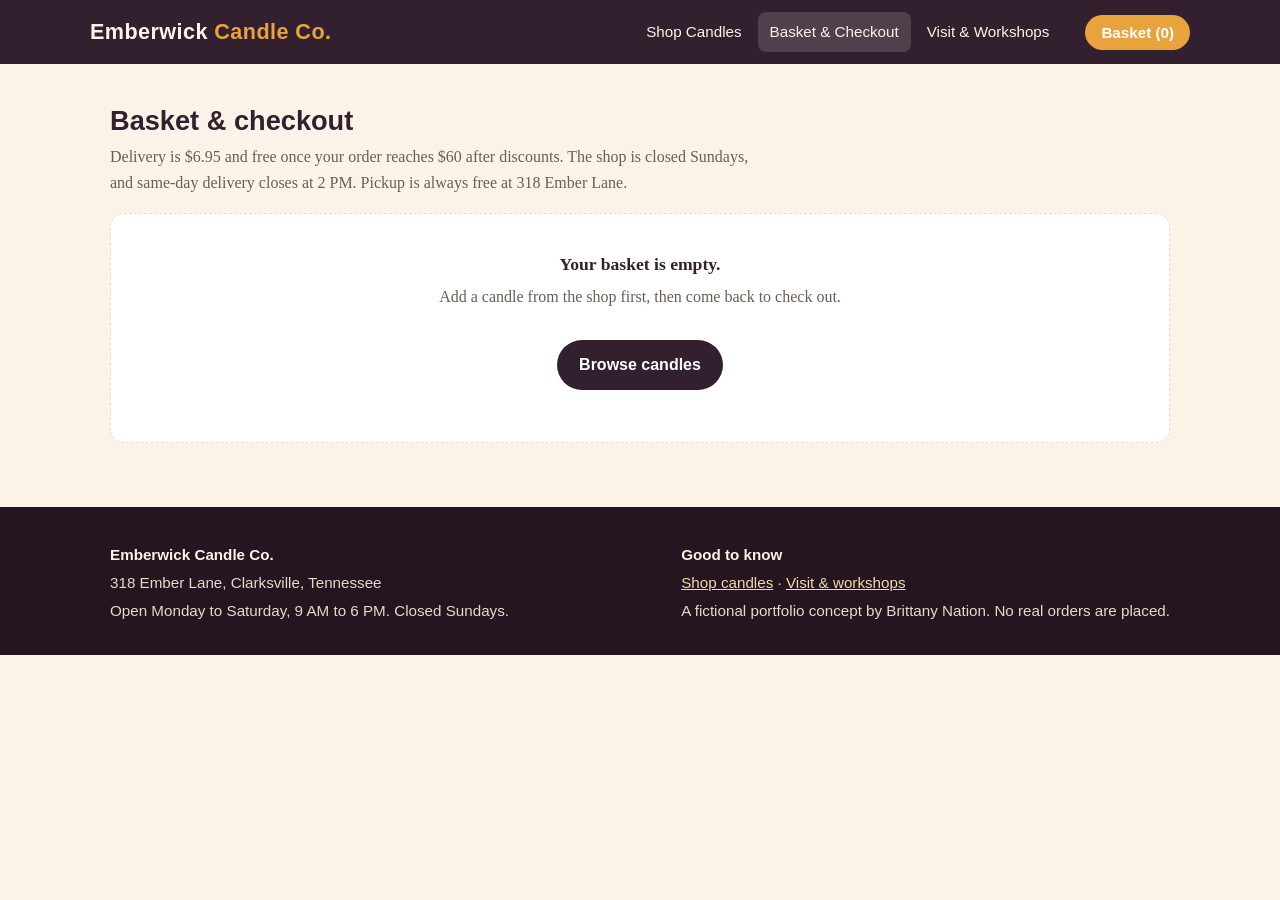
<file: cart.html>
<!DOCTYPE html>
<html lang="en">
<head>
  <meta charset="UTF-8">
  <meta name="viewport" content="width=device-width, initial-scale=1.0">
  <title>Basket &amp; Checkout — Emberwick Candle Co.</title>
  <meta name="description" content="Review your basket, choose delivery or pickup, and check out with a real confirmation from Emberwick Candle Co..">
  <meta property="og:type" content="website">
  <meta property="og:title" content="Basket &amp; Checkout — Emberwick Candle Co.">
  <meta property="og:description" content="Delivery or pickup, a gift message, promo code EMBER10, and a real confirmation for every order.">
  <meta property="og:image" content="https://brittanynation.github.io/emberwick-candle-co/og-image.png">
  <meta property="og:url" content="https://brittanynation.github.io/emberwick-candle-co/cart.html">
  <meta name="twitter:card" content="summary_large_image">
  <link rel="stylesheet" href="styles.css">
</head>
<body>
  <header class="site-header">
    <div class="header-inner">
      <a class="brand" href="index.html">Emberwick <span>Candle Co.</span></a>
      <nav class="main-nav" aria-label="Main navigation">
        <a href="index.html">Shop Candles</a>
        <a href="cart.html" aria-current="page">Basket &amp; Checkout</a>
        <a href="visit.html">Visit &amp; Workshops</a>
      </nav>
      <button class="basket-btn" id="basketBtn" type="button" aria-label="Your basket count">Basket (0)</button>
    </div>
  </header>

  <main class="wrap">
    <section>
      <div class="section-head">
        <h2>Basket &amp; checkout</h2>
        <p>Delivery is $6.95 and free once your order reaches $60 after discounts. The shop is closed Sundays, and same-day delivery closes at 2 PM. Pickup is always free at 318 Ember Lane.</p>
      </div>

      <div id="checkoutView">
        <div class="checkout-layout">
          <div>
            <div class="panel">
              <h2>1 · How should it arrive?</h2>
              <p class="sub">Delivery to a Clarksville address, or pick it up at the shop.</p>
              <div class="radio-row" role="radiogroup" aria-label="Delivery or pickup">
                <label class="radio-card">
                  <input type="radio" name="fulfilment" value="delivery" checked>
                  <strong>Delivery — $6.95</strong>
                  <span>Free over $60 after discounts. Same-day by 2 PM, Mon–Sat.</span>
                </label>
                <label class="radio-card">
                  <input type="radio" name="fulfilment" value="pickup">
                  <strong>Pickup — free</strong>
                  <span>318 Ember Lane. Ready in one hour, Mon–Sat 9 AM–6 PM.</span>
                </label>
              </div>
            </div>

            <div class="panel">
              <h2>2 · When &amp; where</h2>
              <p class="sub">Choose a date and, for delivery, the address it is going to.</p>
              <div class="form-grid">
                <div class="field">
                  <label for="orderDate">Delivery / pickup date</label>
                  <input type="date" id="orderDate">
                  <span class="error" id="orderDateError">Pick a date from today onward — and not a Sunday, when the shop is closed.</span>
                  <span class="hint">Sundays are closed. Same-day delivery closes at 2 PM.</span>
                </div>
                <div class="field">
                  <label for="recipientName">Recipient name</label>
                  <input type="text" id="recipientName" autocomplete="off" placeholder="Who is it for?">
                  <span class="error">Please enter the recipient's name.</span>
                </div>
                <div class="field full" id="addressField">
                  <label for="deliveryAddress">Delivery address</label>
                  <input type="text" id="deliveryAddress" autocomplete="off" placeholder="Street address, Clarksville, TN">
                  <span class="error">Please enter a delivery address.</span>
                </div>
                <div class="field full">
                  <label for="giftMessage">Gift message <span class="hint">(optional, up to 200 characters)</span></label>
                  <textarea id="giftMessage" rows="2" maxlength="200" placeholder="Write what the card should say…"></textarea>
                  <span class="hint" id="giftCount">0 / 200 characters</span>
                </div>
              </div>
            </div>

            <div class="panel">
              <h2>3 · Your details &amp; payment</h2>
              <p class="sub">This is a portfolio demo — no real payment is taken and no card is charged.</p>
              <div class="form-grid">
                <div class="field">
                  <label for="buyerName">Your name</label>
                  <input type="text" id="buyerName" autocomplete="off" placeholder="Your full name">
                  <span class="error">Please enter your name.</span>
                </div>
                <div class="field">
                  <label for="buyerEmail">Your email</label>
                  <input type="email" id="buyerEmail" autocomplete="off" placeholder="you@example.com">
                  <span class="error">Please enter a valid email address.</span>
                </div>
                <div class="field">
                  <label for="cardNumber">Card number</label>
                  <input type="text" id="cardNumber" inputmode="numeric" autocomplete="off" placeholder="4242 4242 4242 4242" maxlength="19">
                  <span class="error">Please enter a 16-digit card number.</span>
                </div>
                <div class="field">
                  <label for="cardExpiry">Expiry (MM/YY)</label>
                  <input type="text" id="cardExpiry" inputmode="numeric" autocomplete="off" placeholder="MM/YY" maxlength="5">
                  <span class="error">Please enter a future expiry date as MM/YY.</span>
                </div>
                <div class="field">
                  <label for="cardCvc">CVC</label>
                  <input type="text" id="cardCvc" inputmode="numeric" autocomplete="off" placeholder="123" maxlength="4">
                  <span class="error">Please enter the 3- or 4-digit CVC.</span>
                </div>
                <div class="field">
                  <label for="cardZip">Billing ZIP</label>
                  <input type="text" id="cardZip" inputmode="numeric" autocomplete="off" placeholder="37043" maxlength="5">
                  <span class="error">Please enter a 5-digit ZIP code.</span>
                </div>
              </div>
              <p class="form-msg bad" id="formError" role="alert"></p>
              <button class="btn btn-rose" id="placeOrderBtn" type="button">Place order</button>
            </div>
          </div>

          <div>
            <div class="panel" aria-label="Order summary">
              <h2>Your order</h2>
              <p class="sub">Quantities update here as you change them in the basket.</p>
              <div class="summary-lines" id="summaryLines"></div>
              <div class="promo-row">
                <input type="text" id="promoInput" placeholder="Promo code" aria-label="Promo code" maxlength="20">
                <button class="btn btn-ghost" id="promoBtn" type="button">Apply</button>
              </div>
              <p class="promo-msg" id="promoMsg"></p>
              <div class="totals" id="totalsBox"></div>
              <p class="hint">Try code <strong>EMBER10</strong> for 10% off your order.</p>
            </div>
            <div class="panel">
              <h2>Need to change something?</h2>
              <p class="sub">Head back to the shop to add more candles, or change a quantity right here.</p>
              <a class="btn btn-ghost" href="index.html">Back to the shop</a>
            </div>
          </div>
        </div>
      </div>

      <div id="confirmationView" hidden>
        <div class="confirmation">
          <h2>Thank you — your order is in!</h2>
          <p class="ref" id="orderRef"></p>
          <p id="confirmText"></p>
          <p id="confirmGift"></p>
          <a class="btn" href="index.html">Shop more candles</a>
        </div>
      </div>

      <div id="emptyView" hidden>
        <div class="empty-state">
          <strong>Your basket is empty.</strong>
          Add a candle from the shop first, then come back to check out.
          <p><a class="btn" href="index.html" style="margin-top:14px">Browse candles</a></p>
        </div>
      </div>
    </section>
  </main>

  <footer class="site-footer">
    <div class="wrap">
      <div>
        <strong>Emberwick Candle Co.</strong>
        <p>318 Ember Lane, Clarksville, Tennessee</p>
        <p>Open Monday to Saturday, 9 AM to 6 PM. Closed Sundays.</p>
      </div>
      <div>
        <strong>Good to know</strong>
        <p><a href="index.html">Shop candles</a> &middot; <a href="visit.html">Visit &amp; workshops</a></p>
        <p>A fictional portfolio concept by Brittany Nation. No real orders are placed.</p>
      </div>
    </div>
  </footer>

  <script src="cart.js"></script>
</body>
</html>
</file>
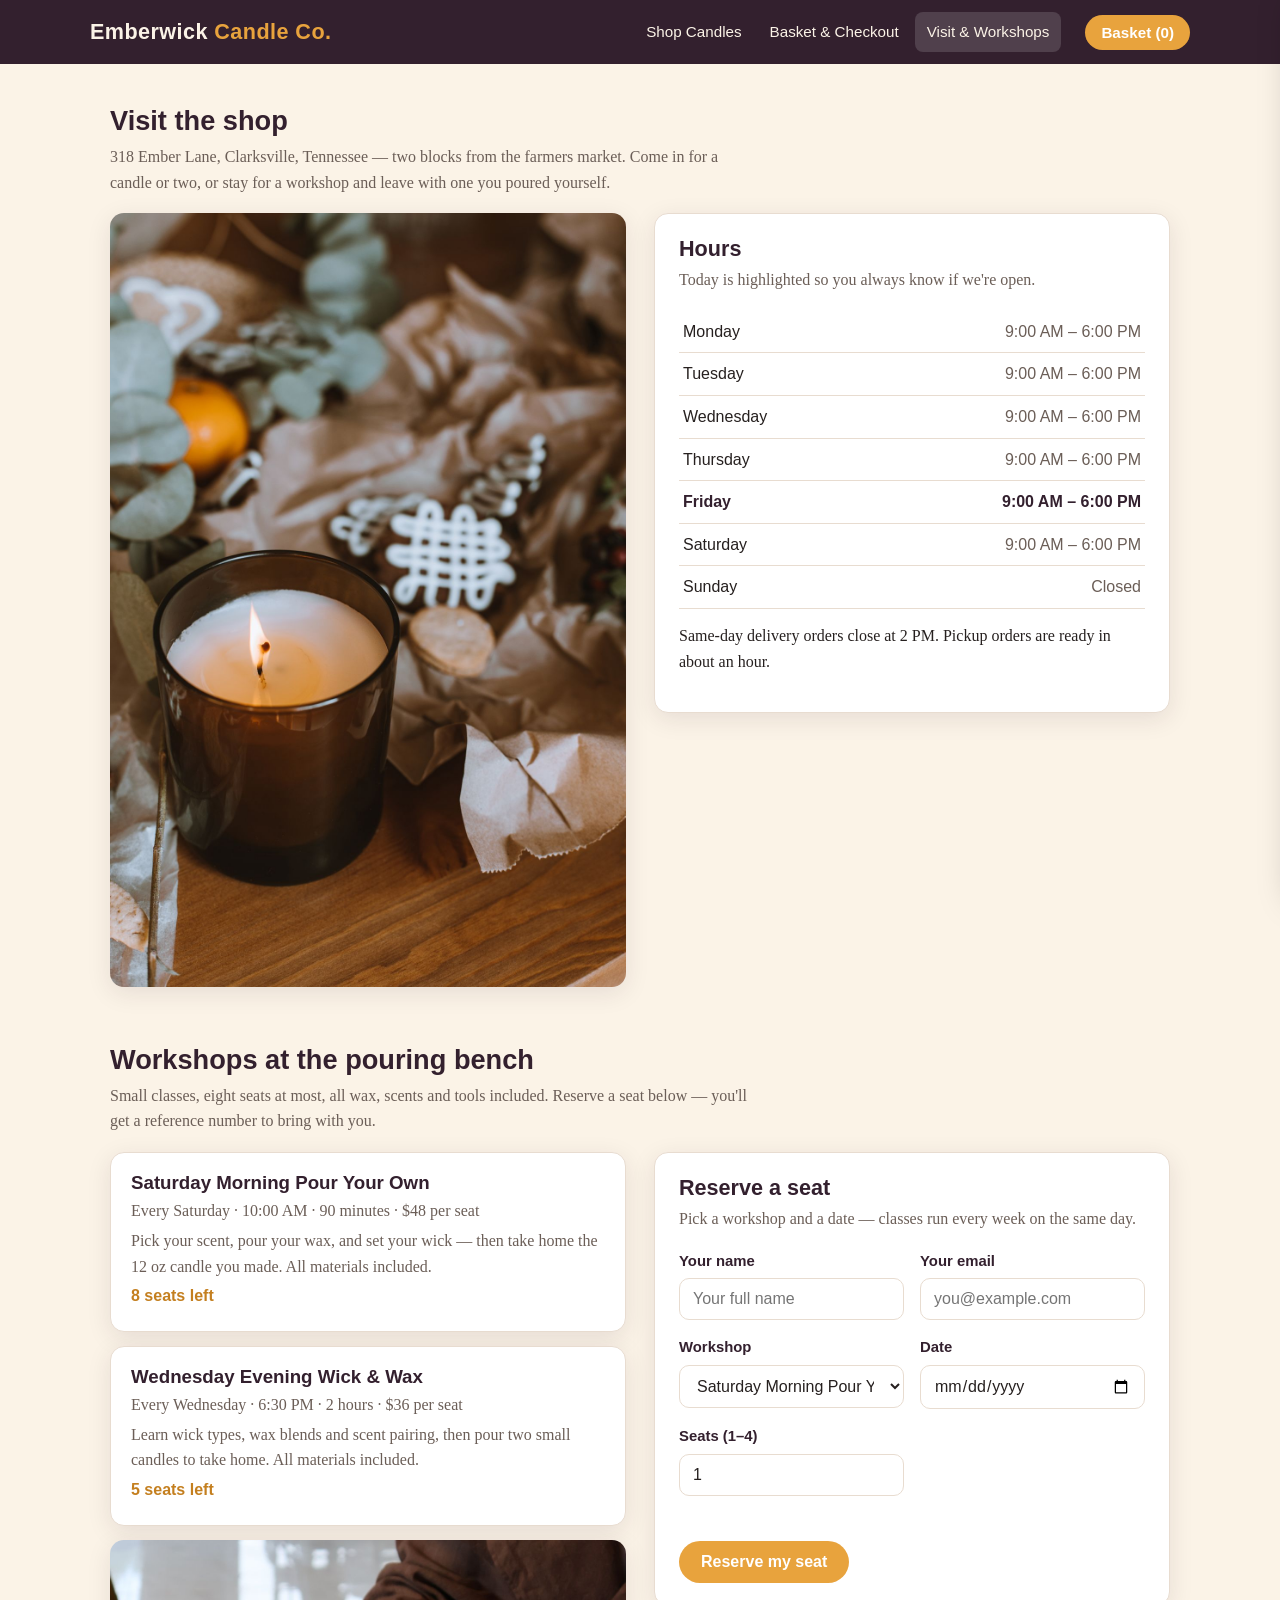
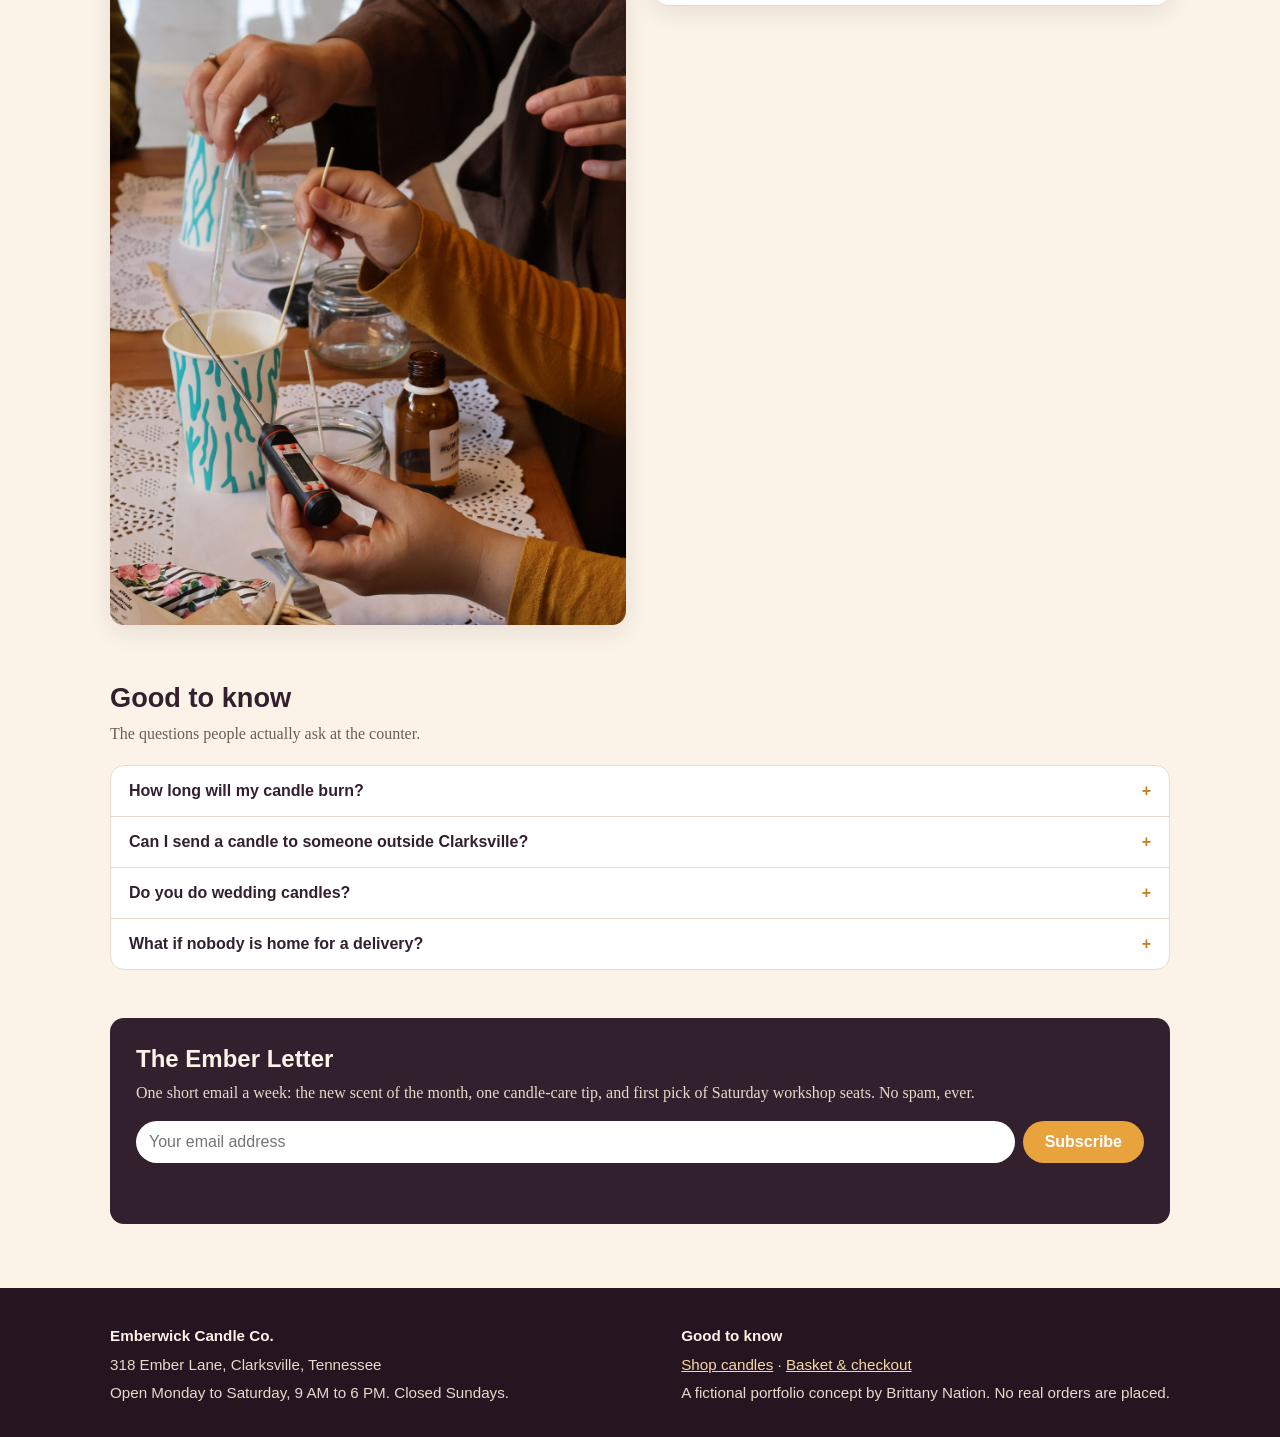
<file: visit.html>
<!DOCTYPE html>
<html lang="en">
<head>
  <meta charset="UTF-8">
  <meta name="viewport" content="width=device-width, initial-scale=1.0">
  <title>Visit &amp; Workshops — Emberwick Candle Co.</title>
  <meta name="description" content="Visit Emberwick Candle Co. in Clarksville, Tennessee — hours, candle-pouring workshops with RSVP, FAQs, and The Ember Letter newsletter.">
  <meta property="og:type" content="website">
  <meta property="og:title" content="Visit &amp; Workshops — Emberwick Candle Co.">
  <meta property="og:description" content="Shop hours, hands-on pouring workshops, FAQs, and The Ember Letter newsletter.">
  <meta property="og:image" content="https://brittanynation.github.io/emberwick-candle-co/og-image.png">
  <meta property="og:url" content="https://brittanynation.github.io/emberwick-candle-co/visit.html">
  <meta name="twitter:card" content="summary_large_image">
  <link rel="stylesheet" href="styles.css">
</head>
<body>
  <header class="site-header">
    <div class="header-inner">
      <a class="brand" href="index.html">Emberwick <span>Candle Co.</span></a>
      <nav class="main-nav" aria-label="Main navigation">
        <a href="index.html">Shop Candles</a>
        <a href="cart.html">Basket &amp; Checkout</a>
        <a href="visit.html" aria-current="page">Visit &amp; Workshops</a>
      </nav>
      <button class="basket-btn" id="basketBtn" type="button" aria-label="Open your basket">Basket (0)</button>
    </div>
  </header>

  <main class="wrap">
    <section>
      <div class="section-head">
        <h2>Visit the shop</h2>
        <p>318 Ember Lane, Clarksville, Tennessee — two blocks from the farmers market. Come in for a candle or two, or stay for a workshop and leave with one you poured yourself.</p>
      </div>

      <div class="two-col">
        <div class="photo-frame">
          <img src="images/shop.jpg" alt="A lit candle glowing on a wooden table inside the Emberwick shop">
        </div>
        <div class="panel">
          <h2>Hours</h2>
          <p class="sub">Today is highlighted so you always know if we're open.</p>
          <table class="hours-table" id="hoursTable">
            <tbody>
              <tr data-day="1"><td>Monday</td><td>9:00 AM – 6:00 PM</td></tr>
              <tr data-day="2"><td>Tuesday</td><td>9:00 AM – 6:00 PM</td></tr>
              <tr data-day="3"><td>Wednesday</td><td>9:00 AM – 6:00 PM</td></tr>
              <tr data-day="4"><td>Thursday</td><td>9:00 AM – 6:00 PM</td></tr>
              <tr data-day="5"><td>Friday</td><td>9:00 AM – 6:00 PM</td></tr>
              <tr data-day="6"><td>Saturday</td><td>9:00 AM – 6:00 PM</td></tr>
              <tr data-day="0"><td>Sunday</td><td>Closed</td></tr>
            </tbody>
          </table>
          <p class="hint" style="margin-top:14px">Same-day delivery orders close at 2 PM. Pickup orders are ready in about an hour.</p>
        </div>
      </div>
    </section>

    <section>
      <div class="section-head">
        <h2>Workshops at the pouring bench</h2>
        <p>Small classes, eight seats at most, all wax, scents and tools included. Reserve a seat below — you'll get a reference number to bring with you.</p>
      </div>

      <div class="two-col">
        <div>
          <div class="workshop-card">
            <h3>Saturday Morning Pour Your Own</h3>
            <p>Every Saturday · 10:00 AM · 90 minutes · $48 per seat</p>
            <p>Pick your scent, pour your wax, and set your wick — then take home the 12 oz candle you made. All materials included.</p>
            <p class="seats" id="seats-w1">8 seats left</p>
          </div>
          <div class="workshop-card">
            <h3>Wednesday Evening Wick &amp; Wax</h3>
            <p>Every Wednesday · 6:30 PM · 2 hours · $36 per seat</p>
            <p>Learn wick types, wax blends and scent pairing, then pour two small candles to take home. All materials included.</p>
            <p class="seats" id="seats-w2">5 seats left</p>
          </div>
          <div class="photo-frame">
            <img src="images/workshop.jpg" alt="Hands pouring melted wax into glass jars at a candle-making workshop" style="min-height:200px">
          </div>
        </div>

        <div class="panel">
          <h2>Reserve a seat</h2>
          <p class="sub">Pick a workshop and a date — classes run every week on the same day.</p>
          <div class="form-grid">
            <div class="field">
              <label for="rsvpName">Your name</label>
              <input type="text" id="rsvpName" autocomplete="off" placeholder="Your full name">
              <span class="error">Please enter your name.</span>
            </div>
            <div class="field">
              <label for="rsvpEmail">Your email</label>
              <input type="email" id="rsvpEmail" autocomplete="off" placeholder="you@example.com">
              <span class="error">Please enter a valid email address.</span>
            </div>
            <div class="field">
              <label for="rsvpWorkshop">Workshop</label>
              <select id="rsvpWorkshop">
                <option value="w1">Saturday Morning Pour Your Own — $48</option>
                <option value="w2">Wednesday Evening Wick &amp; Wax — $36</option>
              </select>
            </div>
            <div class="field">
              <label for="rsvpDate">Date</label>
              <input type="date" id="rsvpDate">
              <span class="error" id="rsvpDateError">Pick a future date on the right weekday for that workshop.</span>
            </div>
            <div class="field">
              <label for="rsvpSeats">Seats (1–4)</label>
              <input type="number" id="rsvpSeats" min="1" max="4" value="1">
              <span class="error">Please reserve between 1 and 4 seats.</span>
            </div>
          </div>
          <p class="form-msg bad" id="rsvpError" role="alert"></p>
          <button class="btn btn-rose" id="rsvpBtn" type="button">Reserve my seat</button>
          <div id="rsvpSuccess" hidden>
            <p class="form-msg ok" id="rsvpMsg" style="margin-top:14px"></p>
          </div>
        </div>
      </div>
    </section>

    <section>
      <div class="section-head">
        <h2>Good to know</h2>
        <p>The questions people actually ask at the counter.</p>
      </div>
      <div class="accordion" id="faqAccordion">
        <div class="acc-item">
          <button class="acc-btn" type="button" aria-expanded="false">How long will my candle burn? <span class="acc-icon">+</span></button>
          <div class="acc-panel"><p>Each candle lists its burn time on the shelf — most run 40 to 55 hours. Burn for 2 to 3 hours at a time so the wax melts evenly, and trim the wick to a quarter inch before each lighting. Every batch is burn-tested, and any candle that tunnels or smokes gets replaced — just tell us.</p></div>
        </div>
        <div class="acc-item">
          <button class="acc-btn" type="button" aria-expanded="false">Can I send a candle to someone outside Clarksville? <span class="acc-icon">+</span></button>
          <div class="acc-panel"><p>Our own delivery covers Clarksville and the surrounding area. For anywhere else in the country, we ship by mail — candles travel well in our padded boxes, and shipping is free over $60 just like delivery.</p></div>
        </div>
        <div class="acc-item">
          <button class="acc-btn" type="button" aria-expanded="false">Do you do wedding candles? <span class="acc-icon">+</span></button>
          <div class="acc-panel"><p>Yes — the Peony Blush and Black Rose candles are the starting point most couples choose for table favors and gifts. For full wedding orders, book a free consultation at the shop at least six weeks ahead.</p></div>
        </div>
        <div class="acc-item">
          <button class="acc-btn" type="button" aria-expanded="false">What if nobody is home for a delivery? <span class="acc-icon">+</span></button>
          <div class="acc-panel"><p>We leave the candle in a shaded spot by the door with a note, and text you a photo of where it is. If the weather is harsh, we bring it back to the shop and reschedule for free.</p></div>
        </div>
      </div>
    </section>

    <section>
      <div class="newsletter-box">
        <h2>The Ember Letter</h2>
        <p>One short email a week: the new scent of the month, one candle-care tip, and first pick of Saturday workshop seats. No spam, ever.</p>
        <form id="newsletterForm" novalidate>
          <input type="email" id="newsletterEmail" placeholder="Your email address" aria-label="Email address for the newsletter">
          <button class="btn btn-rose" type="submit">Subscribe</button>
        </form>
        <p class="form-msg" id="newsletterMsg"></p>
      </div>
    </section>
  </main>

  <!-- Basket drawer (shared with the shop page) -->
  <div class="drawer-backdrop" id="drawerBackdrop"></div>
  <aside class="drawer" id="basketDrawer" aria-label="Your basket">
    <div class="drawer-head">
      <h2>Your basket</h2>
      <button class="modal-close" id="drawerClose" type="button" aria-label="Close basket">&times;</button>
    </div>
    <div class="drawer-body" id="drawerBody"></div>
    <div class="drawer-foot" id="drawerFoot"></div>
  </aside>

  <footer class="site-footer">
    <div class="wrap">
      <div>
        <strong>Emberwick Candle Co.</strong>
        <p>318 Ember Lane, Clarksville, Tennessee</p>
        <p>Open Monday to Saturday, 9 AM to 6 PM. Closed Sundays.</p>
      </div>
      <div>
        <strong>Good to know</strong>
        <p><a href="index.html">Shop candles</a> &middot; <a href="cart.html">Basket &amp; checkout</a></p>
        <p>A fictional portfolio concept by Brittany Nation. No real orders are placed.</p>
      </div>
    </div>
  </footer>

  <script src="visit.js"></script>
</body>
</html>
</file>
<file: styles.css>
/* Emberwick Candle Co. — design system.
   Palette: deep plum #33202E, amber #E8A33D, warm sand #F3E6D8,
   cream #FBF3E7, terracotta #C96F4A, ink #26201F, mauve #B08D9A. */

:root {
  --green: #33202e;
  --green-deep: #241521;
  --rose: #e8a33d;
  --rose-deep: #c47f1f;
  --blush: #f3e6d8;
  --cream: #fbf3e7;
  --gold: #c96f4a;
  --ink: #26201f;
  --muted: #6b5e57;
  --sage: #b08d9a;
  --line: #e8dcd0;
  --white: #ffffff;
  --radius: 14px;
  --shadow: 0 6px 24px rgba(51, 32, 46, 0.10);
}

* { box-sizing: border-box; }

body {
  margin: 0;
  font-family: Georgia, "Times New Roman", serif;
  background: var(--cream);
  color: var(--ink);
  line-height: 1.6;
}

h1, h2, h3, h4, .sans {
  font-family: "Trebuchet MS", "Segoe UI", Verdana, sans-serif;
  line-height: 1.25;
}

a { color: var(--rose-deep); }
a:hover { color: var(--green); }

/* ---------- Header / nav ---------- */
.site-header {
  background: var(--green);
  color: var(--cream);
  padding: 0 20px;
  position: sticky;
  top: 0;
  z-index: 50;
}
.header-inner {
  max-width: 1100px;
  margin: 0 auto;
  display: flex;
  align-items: center;
  gap: 24px;
  min-height: 64px;
}
.brand {
  font-family: "Trebuchet MS", sans-serif;
  font-size: 1.35rem;
  font-weight: 700;
  color: var(--cream);
  text-decoration: none;
  letter-spacing: 0.02em;
  white-space: nowrap;
}
.brand span { color: var(--rose); }
.main-nav { display: flex; gap: 4px; margin-left: auto; }
.main-nav a {
  color: var(--cream);
  text-decoration: none;
  font-family: "Trebuchet MS", sans-serif;
  font-size: 0.95rem;
  padding: 8px 12px;
  border-radius: 8px;
}
.main-nav a:hover, .main-nav a[aria-current="page"] { background: rgba(255, 255, 255, 0.14); }
.basket-btn {
  background: var(--rose);
  color: #fff;
  border: none;
  border-radius: 999px;
  padding: 9px 16px;
  font-family: "Trebuchet MS", sans-serif;
  font-size: 0.95rem;
  font-weight: 700;
  cursor: pointer;
  white-space: nowrap;
}
.basket-btn:hover { background: var(--rose-deep); }

/* ---------- Layout ---------- */
.wrap { max-width: 1100px; margin: 0 auto; padding: 0 20px; }
section { padding: 40px 0 8px; }
.section-head { margin-bottom: 18px; }
.section-head h2 { margin: 0 0 6px; font-size: 1.7rem; color: var(--green); }
.section-head p { margin: 0; color: var(--muted); max-width: 640px; }

/* ---------- Hero ---------- */
.hero {
  display: grid;
  grid-template-columns: 1.05fr 1fr;
  gap: 32px;
  align-items: center;
  padding: 44px 0 12px;
}
.hero h1 { font-size: 2.6rem; margin: 0 0 12px; color: var(--green); }
.hero h1 em { color: var(--rose-deep); font-style: normal; }
.hero p { font-size: 1.1rem; color: var(--muted); margin: 0 0 20px; }
.hero img {
  width: 100%;
  height: 340px;
  object-fit: cover;
  border-radius: var(--radius);
  box-shadow: var(--shadow);
}
.hero-cta { display: flex; gap: 12px; flex-wrap: wrap; }

/* ---------- Buttons ---------- */
.btn {
  display: inline-block;
  background: var(--green);
  color: #fff;
  border: none;
  border-radius: 999px;
  padding: 12px 22px;
  font-family: "Trebuchet MS", sans-serif;
  font-size: 1rem;
  font-weight: 700;
  cursor: pointer;
  text-decoration: none;
  text-align: center;
}
.btn:hover { background: var(--green-deep); color: #fff; }
.btn-rose { background: var(--rose); }
.btn-rose:hover { background: var(--rose-deep); }
.btn-ghost {
  background: transparent;
  color: var(--green);
  border: 2px solid var(--green);
}
.btn-ghost:hover { background: var(--green); color: #fff; }
.btn:disabled { opacity: 0.5; cursor: not-allowed; }

/* ---------- Trust band ---------- */
.trust-band {
  display: grid;
  grid-template-columns: repeat(4, 1fr);
  gap: 16px;
  margin: 28px 0 8px;
}
.trust-card {
  background: var(--white);
  border: 1px solid var(--line);
  border-radius: var(--radius);
  padding: 16px 18px;
}
.trust-card strong {
  display: block;
  font-family: "Trebuchet MS", sans-serif;
  color: var(--green);
  font-size: 1.02rem;
}
.trust-card p { margin: 4px 0 0; color: var(--muted); font-size: 0.93rem; }

/* ---------- Toolbar: search / chips / sort ---------- */
.toolbar {
  display: flex;
  flex-wrap: wrap;
  gap: 12px;
  align-items: center;
  margin-bottom: 18px;
}
.toolbar input[type="search"], .toolbar select {
  font-family: "Trebuchet MS", sans-serif;
  font-size: 1rem;
  padding: 10px 14px;
  border: 1.5px solid var(--line);
  border-radius: 999px;
  background: var(--white);
  color: var(--ink);
}
.toolbar input[type="search"] { flex: 1 1 220px; }
.chips { display: flex; flex-wrap: wrap; gap: 8px; }
.chip {
  font-family: "Trebuchet MS", sans-serif;
  font-size: 0.92rem;
  padding: 8px 14px;
  border-radius: 999px;
  border: 1.5px solid var(--green);
  background: transparent;
  color: var(--green);
  cursor: pointer;
}
.chip:hover { background: var(--blush); }
.chip[aria-pressed="true"] { background: var(--green); color: #fff; }
.result-count { color: var(--muted); font-size: 0.95rem; margin-left: auto; }

/* ---------- Candle grid ---------- */
.grid {
  display: grid;
  grid-template-columns: repeat(3, 1fr);
  gap: 20px;
}
.card {
  background: var(--white);
  border: 1px solid var(--line);
  border-radius: var(--radius);
  overflow: hidden;
  box-shadow: var(--shadow);
  display: flex;
  flex-direction: column;
  position: relative;
}
.card img { width: 100%; height: 220px; object-fit: cover; display: block; }
.card-body { padding: 16px 18px 18px; display: flex; flex-direction: column; flex: 1; }
.card-body h3 { margin: 0 0 4px; font-size: 1.15rem; color: var(--green); }
.card-family {
  font-family: "Trebuchet MS", sans-serif;
  font-size: 0.8rem;
  text-transform: uppercase;
  letter-spacing: 0.08em;
  color: var(--rose-deep);
  margin-bottom: 6px;
}
.card-body p.desc { margin: 0 0 12px; color: var(--muted); font-size: 0.95rem; flex: 1; }
.card-meta {
  display: flex;
  justify-content: space-between;
  align-items: baseline;
  font-family: "Trebuchet MS", sans-serif;
}
.price { font-size: 1.2rem; font-weight: 700; color: var(--green); }
.price small { font-size: 0.8rem; color: var(--muted); font-weight: 400; }
.stems { color: var(--muted); font-size: 0.9rem; }
.card-actions { display: flex; gap: 8px; margin-top: 12px; }
.card-actions .btn { flex: 1; padding: 10px 12px; font-size: 0.95rem; }
.heart {
  background: var(--white);
  border: 1.5px solid var(--line);
  border-radius: 999px;
  width: 42px;
  cursor: pointer;
  font-size: 1.15rem;
  line-height: 1;
}
.heart[aria-pressed="true"] { border-color: var(--rose); color: var(--rose-deep); background: var(--blush); }
.empty-state {
  background: var(--white);
  border: 1px dashed var(--line);
  border-radius: var(--radius);
  padding: 36px 24px;
  text-align: center;
  color: var(--muted);
  grid-column: 1 / -1;
}
.empty-state strong { color: var(--green); display: block; font-size: 1.1rem; margin-bottom: 6px; }

/* ---------- Modal ---------- */
.modal-backdrop {
  position: fixed;
  inset: 0;
  background: rgba(36, 21, 33, 0.6);
  display: none;
  align-items: flex-start;
  justify-content: center;
  padding: 40px 16px;
  z-index: 100;
  overflow-y: auto;
}
.modal-backdrop.open { display: flex; }
.modal {
  background: var(--cream);
  border-radius: var(--radius);
  max-width: 640px;
  width: 100%;
  overflow: hidden;
  box-shadow: 0 18px 48px rgba(0, 0, 0, 0.3);
}
.modal img { width: 100%; height: 280px; object-fit: cover; display: block; }
.modal-body { padding: 22px 24px 26px; }
.modal-body h3 { margin: 0 0 4px; font-size: 1.5rem; color: var(--green); }
.modal-body .card-family { margin-bottom: 10px; }
.modal-body p.desc { color: var(--muted); margin: 0 0 16px; }
.modal-close {
  float: right;
  background: var(--white);
  border: 1.5px solid var(--line);
  border-radius: 50%;
  width: 36px;
  height: 36px;
  font-size: 1.1rem;
  cursor: pointer;
  margin: -6px -6px 0 0;
}
.size-row { display: flex; gap: 8px; flex-wrap: wrap; margin-bottom: 16px; }
.size-opt {
  flex: 1;
  min-width: 120px;
  border: 1.5px solid var(--line);
  background: var(--white);
  border-radius: 10px;
  padding: 10px 12px;
  cursor: pointer;
  font-family: "Trebuchet MS", sans-serif;
  text-align: left;
}
.size-opt strong { display: block; color: var(--green); }
.size-opt span { color: var(--muted); font-size: 0.88rem; }
.size-opt[aria-pressed="true"] { border-color: var(--rose); background: var(--blush); }
.qty-row { display: flex; align-items: center; gap: 12px; margin-bottom: 16px; font-family: "Trebuchet MS", sans-serif; }
.qty-row button {
  width: 36px; height: 36px;
  border-radius: 50%;
  border: 1.5px solid var(--green);
  background: var(--white);
  color: var(--green);
  font-size: 1.2rem;
  cursor: pointer;
}
.qty-row output { font-size: 1.15rem; font-weight: 700; min-width: 28px; text-align: center; }
.modal-total {
  display: flex; justify-content: space-between;
  font-family: "Trebuchet MS", sans-serif;
  font-size: 1.15rem; font-weight: 700; color: var(--green);
  border-top: 1px solid var(--line);
  padding-top: 14px; margin-bottom: 16px;
}
.modal .btn { width: 100%; }
.modal-note { font-size: 0.9rem; color: var(--muted); text-align: center; margin: 10px 0 0; }

/* ---------- Basket drawer ---------- */
.drawer-backdrop {
  position: fixed; inset: 0;
  background: rgba(36, 21, 33, 0.5);
  display: none; z-index: 90;
}
.drawer-backdrop.open { display: block; }
.drawer {
  position: fixed;
  top: 0; right: 0; bottom: 0;
  width: min(420px, 92vw);
  background: var(--cream);
  z-index: 95;
  transform: translateX(105%);
  transition: transform 0.25s ease;
  display: flex;
  flex-direction: column;
  box-shadow: -8px 0 32px rgba(0, 0, 0, 0.25);
}
.drawer.open { transform: translateX(0); }
.drawer-head {
  display: flex; justify-content: space-between; align-items: center;
  padding: 18px 20px;
  border-bottom: 1px solid var(--line);
}
.drawer-head h2 { margin: 0; font-size: 1.3rem; color: var(--green); }
.drawer-body { flex: 1; overflow-y: auto; padding: 16px 20px; }
.drawer-foot { padding: 16px 20px; border-top: 1px solid var(--line); }
.drawer-foot .btn { width: 100%; }
.basket-line {
  display: grid;
  grid-template-columns: 64px 1fr auto;
  gap: 12px;
  padding: 12px 0;
  border-bottom: 1px solid var(--line);
  align-items: start;
}
.basket-line img { width: 64px; height: 64px; object-fit: cover; border-radius: 8px; }
.basket-line h4 { margin: 0 0 2px; font-size: 1rem; color: var(--green); }
.basket-line .line-sub { font-size: 0.88rem; color: var(--muted); margin: 0 0 6px; }
.qty-mini { display: inline-flex; align-items: center; gap: 8px; font-family: "Trebuchet MS", sans-serif; }
.qty-mini button {
  width: 26px; height: 26px; border-radius: 50%;
  border: 1.5px solid var(--green); background: var(--white);
  color: var(--green); cursor: pointer; font-size: 1rem; line-height: 1;
}
.line-price { font-family: "Trebuchet MS", sans-serif; font-weight: 700; color: var(--green); text-align: right; }
.line-remove {
  background: none; border: none; color: var(--rose-deep);
  cursor: pointer; font-size: 0.85rem; padding: 0; margin-top: 4px;
  font-family: "Trebuchet MS", sans-serif; text-decoration: underline;
}
.drawer-empty { color: var(--muted); text-align: center; padding: 40px 12px; }
.totals { font-family: "Trebuchet MS", sans-serif; margin-bottom: 12px; }
.totals div { display: flex; justify-content: space-between; padding: 3px 0; }
.totals .grand { font-weight: 700; font-size: 1.1rem; color: var(--green); border-top: 1px solid var(--line); margin-top: 6px; padding-top: 8px; }

/* ---------- Forms ---------- */
.form-grid { display: grid; grid-template-columns: 1fr 1fr; gap: 16px; }
.field { display: flex; flex-direction: column; gap: 5px; }
.field.full { grid-column: 1 / -1; }
.field label { font-family: "Trebuchet MS", sans-serif; font-weight: 700; font-size: 0.93rem; color: var(--green); }
.field input, .field select, .field textarea {
  font-family: "Trebuchet MS", sans-serif;
  font-size: 1rem;
  padding: 11px 13px;
  border: 1.5px solid var(--line);
  border-radius: 10px;
  background: var(--white);
  color: var(--ink);
  width: 100%;
}
.field input:focus, .field select:focus, .field textarea:focus { outline: 2px solid var(--rose); border-color: var(--rose); }
.field .hint { font-size: 0.86rem; color: var(--muted); }
.field .error { font-size: 0.88rem; color: #a83232; display: none; font-family: "Trebuchet MS", sans-serif; }
.field.invalid input, .field.invalid select, .field.invalid textarea { border-color: #a83232; }
.field.invalid .error { display: block; }
.radio-row { display: flex; gap: 10px; flex-wrap: wrap; }
.radio-card {
  flex: 1; min-width: 180px;
  border: 1.5px solid var(--line);
  background: var(--white);
  border-radius: 10px;
  padding: 12px 14px;
  cursor: pointer;
  font-family: "Trebuchet MS", sans-serif;
}
.radio-card input { margin-right: 6px; accent-color: var(--rose-deep); }
.radio-card strong { color: var(--green); display: block; }
.radio-card span { color: var(--muted); font-size: 0.9rem; }
.radio-card:has(input:checked) { border-color: var(--rose); background: var(--blush); }

/* ---------- Checkout layout ---------- */
.checkout-layout { display: grid; grid-template-columns: 1.5fr 1fr; gap: 28px; align-items: start; }
.panel {
  background: var(--white);
  border: 1px solid var(--line);
  border-radius: var(--radius);
  padding: 22px 24px;
  margin-bottom: 20px;
  box-shadow: var(--shadow);
}
.panel h2 { margin: 0 0 4px; font-size: 1.35rem; color: var(--green); }
.panel > p.sub { color: var(--muted); margin: 0 0 18px; }
.summary-lines { margin-bottom: 12px; }
.summary-line {
  display: grid; grid-template-columns: 52px 1fr auto;
  gap: 10px; align-items: center;
  padding: 8px 0; border-bottom: 1px solid var(--line);
  font-family: "Trebuchet MS", sans-serif; font-size: 0.95rem;
}
.summary-line img { width: 52px; height: 52px; object-fit: cover; border-radius: 8px; }
.summary-line .line-sub { color: var(--muted); font-size: 0.86rem; }
.promo-row { display: flex; gap: 8px; margin: 12px 0; }
.promo-row input {
  flex: 1; font-family: "Trebuchet MS", sans-serif; font-size: 1rem;
  padding: 10px 13px; border: 1.5px solid var(--line); border-radius: 10px;
  text-transform: uppercase;
}
.promo-msg { font-size: 0.9rem; font-family: "Trebuchet MS", sans-serif; min-height: 1.2em; }
.promo-msg.ok { color: var(--sage); }
.promo-msg.bad { color: #a83232; }

/* ---------- Confirmation ---------- */
.confirmation {
  background: var(--blush);
  border: 2px solid var(--rose);
  border-radius: var(--radius);
  padding: 28px;
  text-align: center;
}
.confirmation h2 { color: var(--green); margin: 0 0 8px; }
.confirmation .ref {
  font-family: "Trebuchet MS", sans-serif;
  font-size: 1.4rem; font-weight: 700; color: var(--rose-deep);
  letter-spacing: 0.05em; margin: 8px 0 16px;
}
.confirmation p { color: var(--muted); max-width: 520px; margin: 0 auto 12px; }

/* ---------- Visit page ---------- */
.two-col { display: grid; grid-template-columns: 1fr 1fr; gap: 28px; align-items: start; }
.hours-table { width: 100%; border-collapse: collapse; font-family: "Trebuchet MS", sans-serif; }
.hours-table td { padding: 8px 4px; border-bottom: 1px solid var(--line); }
.hours-table td:last-child { text-align: right; color: var(--muted); }
.hours-table tr.today td { font-weight: 700; color: var(--green); }
.photo-frame img { width: 100%; height: 100%; min-height: 280px; object-fit: cover; border-radius: var(--radius); box-shadow: var(--shadow); }
.workshop-card {
  background: var(--white);
  border: 1px solid var(--line);
  border-radius: var(--radius);
  padding: 18px 20px;
  margin-bottom: 14px;
  box-shadow: var(--shadow);
}
.workshop-card h3 { margin: 0 0 4px; color: var(--green); }
.workshop-card p { margin: 4px 0; color: var(--muted); }
.workshop-card .seats { font-family: "Trebuchet MS", sans-serif; font-weight: 700; color: var(--rose-deep); }

/* ---------- Accordion ---------- */
.accordion { border: 1px solid var(--line); border-radius: var(--radius); overflow: hidden; background: var(--white); }
.acc-item + .acc-item { border-top: 1px solid var(--line); }
.acc-btn {
  width: 100%; text-align: left;
  background: none; border: none; cursor: pointer;
  padding: 16px 18px;
  font-family: "Trebuchet MS", sans-serif;
  font-size: 1rem; font-weight: 700; color: var(--green);
  display: flex; justify-content: space-between; gap: 12px;
}
.acc-panel { display: none; padding: 0 18px 16px; color: var(--muted); }
.acc-item.open .acc-panel { display: block; }
.acc-item.open .acc-btn .acc-icon { transform: rotate(45deg); }
.acc-icon { transition: transform 0.2s ease; color: var(--rose-deep); }

/* ---------- Newsletter / success notes ---------- */
.newsletter-box {
  background: var(--green);
  color: var(--cream);
  border-radius: var(--radius);
  padding: 26px;
}
.newsletter-box h2 { color: var(--cream); margin: 0 0 6px; }
.newsletter-box p { color: #e8d9c8; margin: 0 0 16px; }
.newsletter-box form { display: flex; gap: 8px; flex-wrap: wrap; }
.newsletter-box input {
  flex: 1; min-width: 200px;
  font-family: "Trebuchet MS", sans-serif; font-size: 1rem;
  padding: 11px 13px; border-radius: 999px; border: none;
}
.form-msg { font-family: "Trebuchet MS", sans-serif; margin-top: 10px; min-height: 1.2em; }
.form-msg.ok { color: var(--sage); }
.newsletter-box .form-msg.ok { color: #f3d9a8; }
.form-msg.bad { color: #d96c6c; }

/* ---------- Footer ---------- */
.site-footer {
  background: var(--green-deep);
  color: #e8d9c8;
  margin-top: 56px;
  padding: 36px 0 28px;
  font-family: "Trebuchet MS", sans-serif;
  font-size: 0.95rem;
}
.site-footer .wrap { display: flex; flex-wrap: wrap; gap: 24px; justify-content: space-between; }
.site-footer strong { color: var(--cream); }
.site-footer a { color: #f3d9a8; }
.site-footer p { margin: 4px 0; }

/* ---------- Responsive ---------- */
@media (max-width: 860px) {
  .hero { grid-template-columns: 1fr; }
  .hero img { height: 260px; }
  .grid { grid-template-columns: repeat(2, 1fr); }
  .trust-band { grid-template-columns: repeat(2, 1fr); }
  .checkout-layout, .two-col { grid-template-columns: 1fr; }
}
@media (max-width: 560px) {
  .grid { grid-template-columns: 1fr; }
  .form-grid { grid-template-columns: 1fr; }
  .main-nav { display: none; }
  .hero h1 { font-size: 2rem; }
}
</file>
